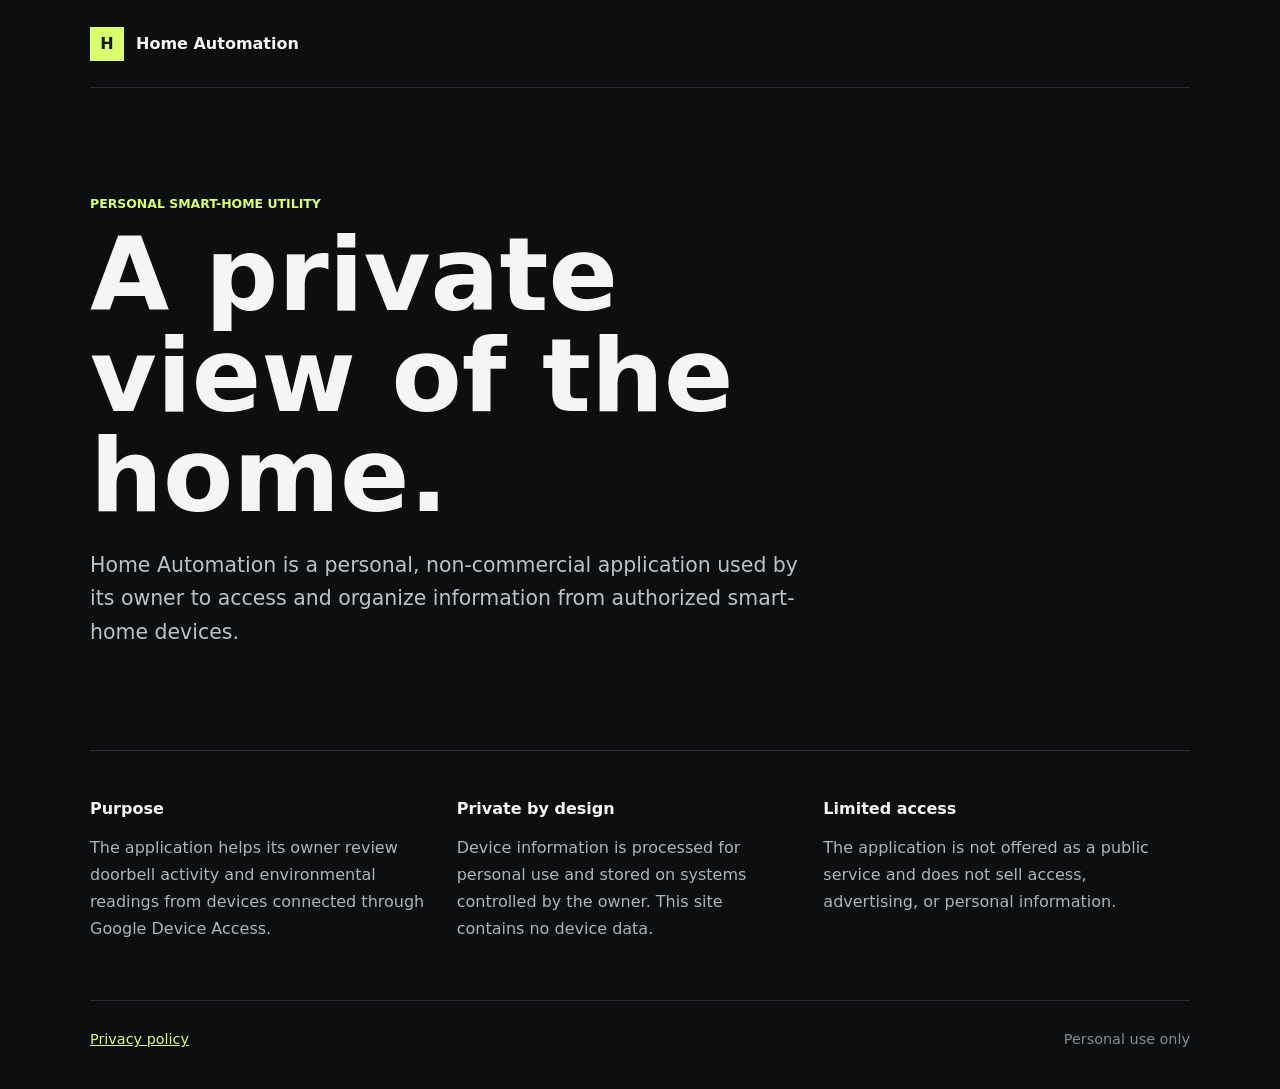
<file: index.html>
<!doctype html>
<html lang="en">
<head>
  <meta charset="utf-8">
  <meta name="viewport" content="width=device-width, initial-scale=1">
  <meta name="description" content="Home Automation is a private, personal tool for viewing and organizing smart-home information.">
  <title>Home Automation</title>
  <link rel="stylesheet" href="styles.css">
</head>
<body>
  <main>
    <header>
      <span class="mark" aria-hidden="true">H</span>
      <span>Home Automation</span>
    </header>
    <section class="hero">
      <p class="eyebrow">Personal smart-home utility</p>
      <h1>A private view of the home.</h1>
      <p class="lede">Home Automation is a personal, non-commercial application used by its owner to access and organize information from authorized smart-home devices.</p>
    </section>
    <section class="details" aria-label="Application details">
      <article>
        <h2>Purpose</h2>
        <p>The application helps its owner review doorbell activity and environmental readings from devices connected through Google Device Access.</p>
      </article>
      <article>
        <h2>Private by design</h2>
        <p>Device information is processed for personal use and stored on systems controlled by the owner. This site contains no device data.</p>
      </article>
      <article>
        <h2>Limited access</h2>
        <p>The application is not offered as a public service and does not sell access, advertising, or personal information.</p>
      </article>
    </section>
    <footer>
      <a href="privacy/">Privacy policy</a>
      <span>Personal use only</span>
    </footer>
  </main>
</body>
</html>
</file>
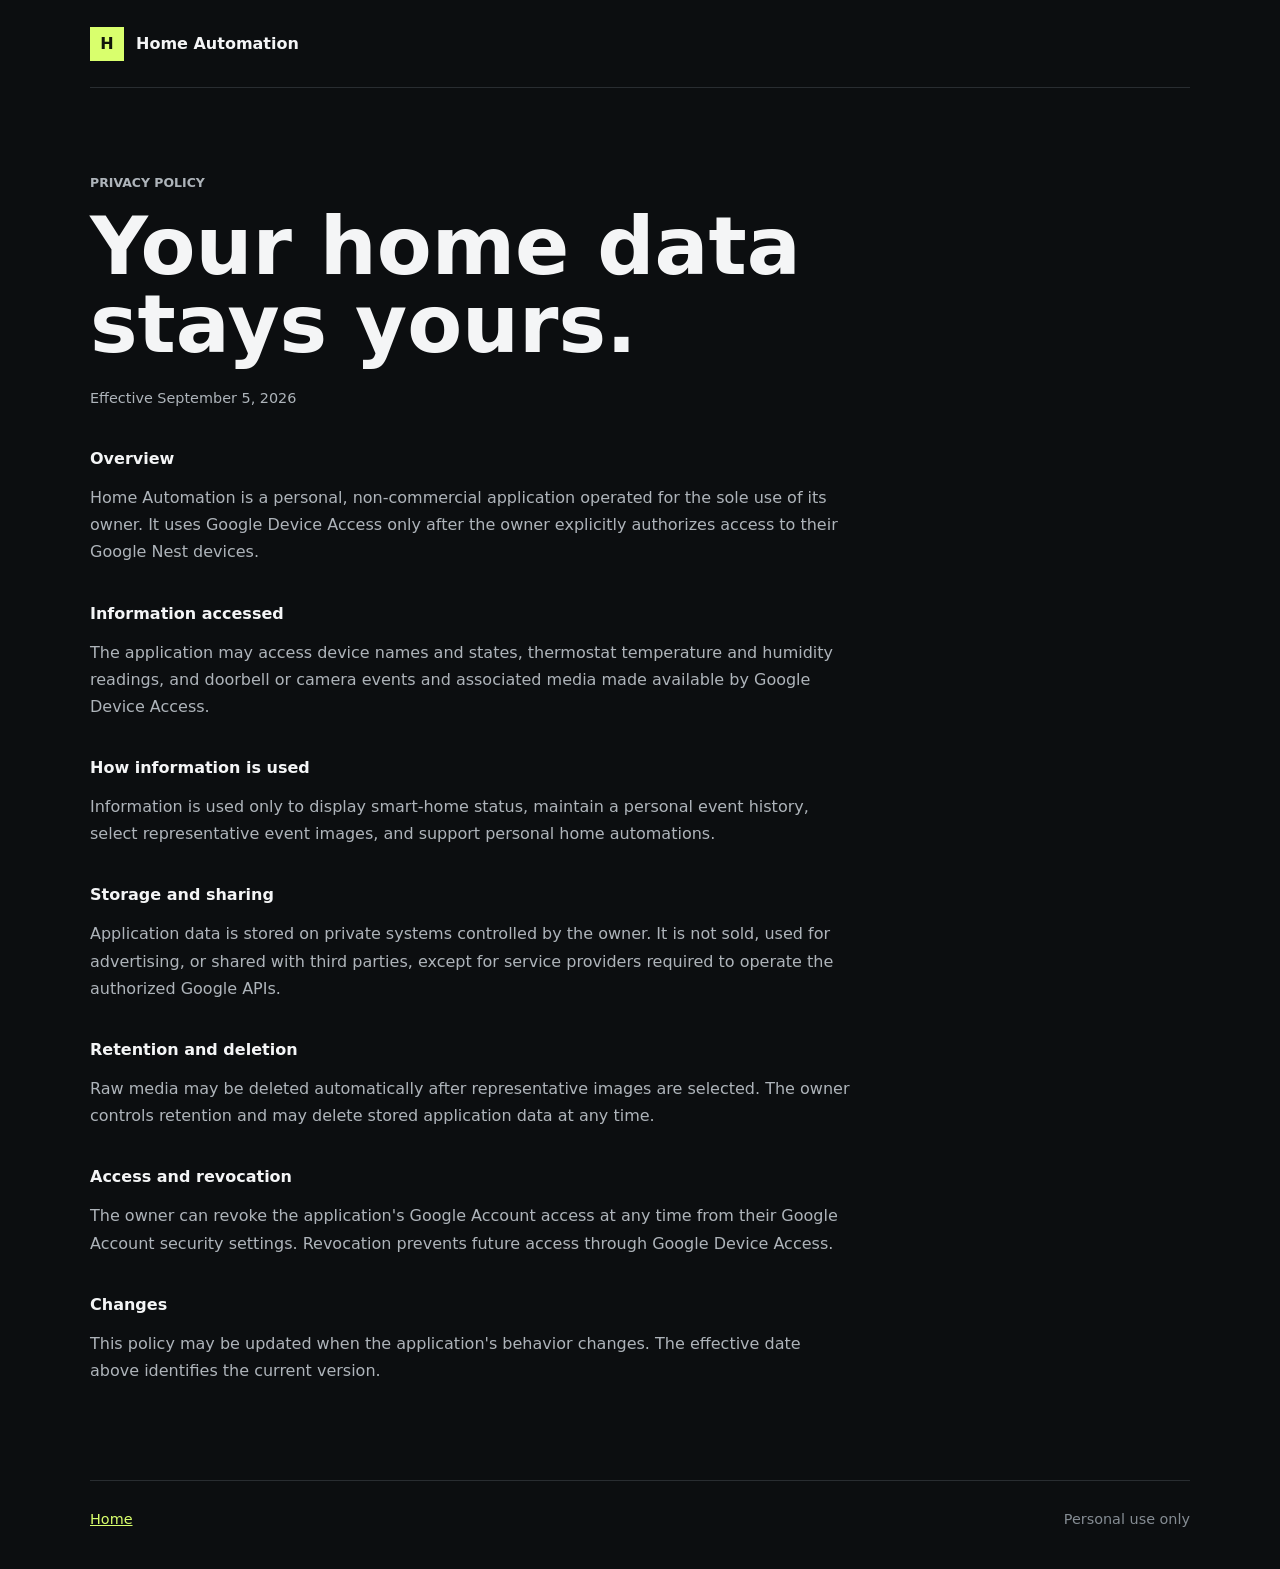
<file: privacy/index.html>
<!doctype html>
<html lang="en">
<head>
  <meta charset="utf-8">
  <meta name="viewport" content="width=device-width, initial-scale=1">
  <meta name="description" content="Privacy policy for the Home Automation application.">
  <title>Privacy Policy | Home Automation</title>
  <link rel="stylesheet" href="../styles.css">
</head>
<body>
  <main>
    <header>
      <a class="brand" href="../"><span class="mark" aria-hidden="true">H</span><span>Home Automation</span></a>
    </header>
    <article class="policy">
      <p class="eyebrow">Privacy policy</p>
      <h1>Your home data stays yours.</h1>
      <p class="updated">Effective September 5, 2026</p>

      <h2>Overview</h2>
      <p>Home Automation is a personal, non-commercial application operated for the sole use of its owner. It uses Google Device Access only after the owner explicitly authorizes access to their Google Nest devices.</p>

      <h2>Information accessed</h2>
      <p>The application may access device names and states, thermostat temperature and humidity readings, and doorbell or camera events and associated media made available by Google Device Access.</p>

      <h2>How information is used</h2>
      <p>Information is used only to display smart-home status, maintain a personal event history, select representative event images, and support personal home automations.</p>

      <h2>Storage and sharing</h2>
      <p>Application data is stored on private systems controlled by the owner. It is not sold, used for advertising, or shared with third parties, except for service providers required to operate the authorized Google APIs.</p>

      <h2>Retention and deletion</h2>
      <p>Raw media may be deleted automatically after representative images are selected. The owner controls retention and may delete stored application data at any time.</p>

      <h2>Access and revocation</h2>
      <p>The owner can revoke the application's Google Account access at any time from their Google Account security settings. Revocation prevents future access through Google Device Access.</p>

      <h2>Changes</h2>
      <p>This policy may be updated when the application's behavior changes. The effective date above identifies the current version.</p>
    </article>
    <footer>
      <a href="../">Home</a>
      <span>Personal use only</span>
    </footer>
  </main>
</body>
</html>
</file>
<file: styles.css>
:root {
  color-scheme: dark;
  font-family: Inter, ui-sans-serif, system-ui, -apple-system, BlinkMacSystemFont, "Segoe UI", sans-serif;
  background: #0c0e10;
  color: #f4f5f6;
  letter-spacing: 0;
}

* { box-sizing: border-box; }
body { margin: 0; background: #0c0e10; }
main { width: min(1100px, calc(100% - 40px)); margin: 0 auto; }

header {
  min-height: 88px;
  display: flex;
  align-items: center;
  gap: 12px;
  border-bottom: 1px solid #292d31;
  font-weight: 650;
}

.brand { display: inline-flex; align-items: center; gap: 12px; color: inherit; text-decoration: none; }
.mark { display: grid; place-items: center; width: 34px; height: 34px; background: #d9ff6d; color: #11150a; font-weight: 800; }
.hero { padding: 96px 0 80px; max-width: 820px; }
.eyebrow { color: #d9ff6d; font-size: 0.78rem; font-weight: 750; text-transform: uppercase; }
h1 { margin: 14px 0 22px; font-size: clamp(2.8rem, 8vw, 6.5rem); line-height: 0.98; font-weight: 680; }
.lede { max-width: 720px; color: #bdc2c7; font-size: 1.28rem; line-height: 1.65; }
.details { display: grid; grid-template-columns: repeat(3, 1fr); border-top: 1px solid #292d31; }
.details article { padding: 34px 30px 42px 0; }
.details h2, .policy h2 { font-size: 1rem; }
.details p, .policy p { color: #aeb4ba; line-height: 1.7; }
footer { display: flex; justify-content: space-between; padding: 30px 0 42px; border-top: 1px solid #292d31; color: #858c93; font-size: 0.9rem; }
a { color: #d9ff6d; }
.policy { max-width: 760px; padding: 72px 0 80px; }
.policy h1 { font-size: clamp(2.5rem, 7vw, 5rem); }
.policy h2 { margin-top: 38px; color: #f4f5f6; }
.updated { font-size: 0.9rem; }

@media (max-width: 720px) {
  main { width: min(100% - 28px, 1100px); }
  .hero { padding: 64px 0 54px; }
  .details { grid-template-columns: 1fr; }
  .details article { padding: 24px 0; border-bottom: 1px solid #292d31; }
}
</file>
